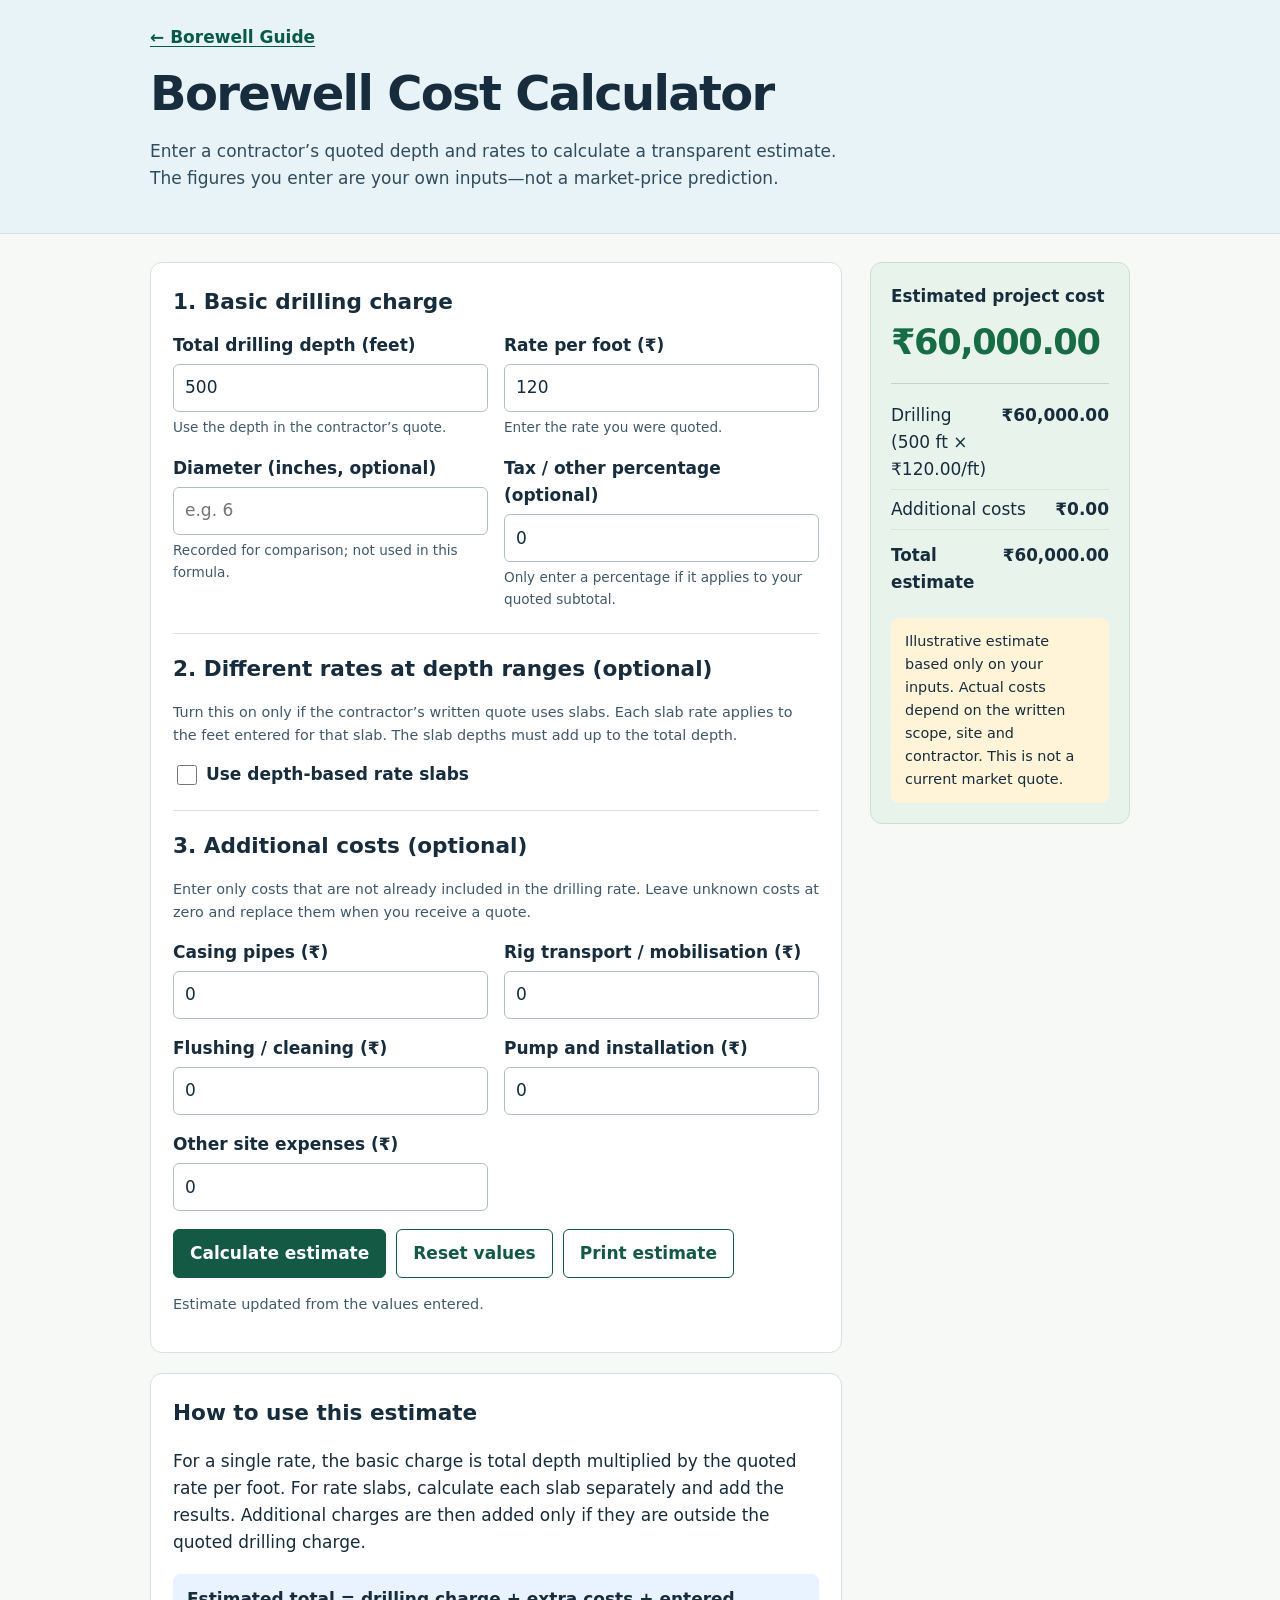
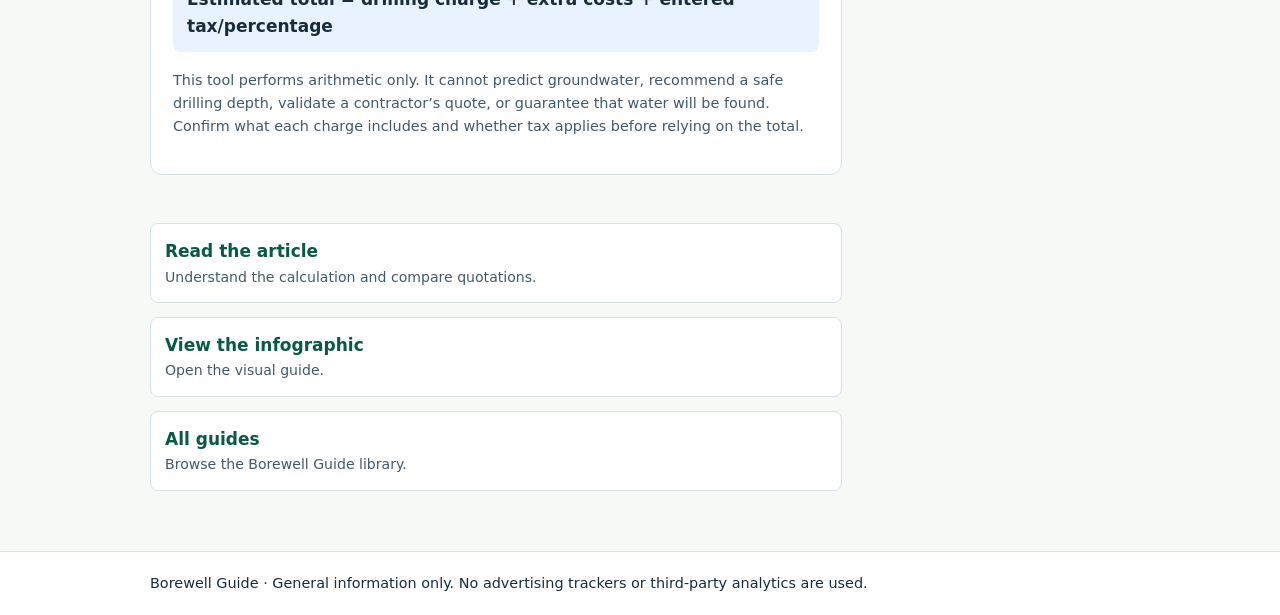
<file: static/tools/borewell-cost-calculator.html>
<!doctype html>
<html lang="en-IN">
<head>
<meta charset="utf-8">
<meta name="viewport" content="width=device-width, initial-scale=1">
<meta name="description" content="Calculate a hypothetical borewell drilling estimate from depth, rates and additional costs.">
<title>Borewell Cost Calculator | Borewell Guide</title>
<style>
:root{color-scheme:light;--ink:#172c3c;--muted:#40596a;--paper:#f6f9f5;--line:#d5e1e5;--green:#176b45;--blue:#1769aa}
*{box-sizing:border-box}html{scroll-behavior:smooth}body{margin:0;background:var(--paper);color:var(--ink);font:17px/1.6 system-ui,-apple-system,BlinkMacSystemFont,"Segoe UI",sans-serif}a{color:#075b46;text-underline-offset:3px}a:focus-visible,input:focus-visible,button:focus-visible,select:focus-visible{outline:3px solid #b47700;outline-offset:3px}.wrap{width:min(980px,calc(100% - 32px));margin:auto}.top{padding:24px 0;background:#e8f3f8;border-bottom:1px solid var(--line)}.top a{font-weight:700}.top h1{font-size:clamp(2rem,5vw,3rem);line-height:1.12;margin:16px 0 8px;letter-spacing:-.035em}.lead{max-width:720px;color:#304b5b}.layout{display:grid;grid-template-columns:minmax(0,1fr) 260px;gap:28px;align-items:start;padding-top:28px;padding-bottom:60px}.panel{background:#fff;border:1px solid var(--line);border-radius:12px;padding:22px;margin-bottom:20px}.panel h2{margin:0 0 12px;font-size:1.35rem}.grid{display:grid;grid-template-columns:1fr 1fr;gap:16px}.field{display:flex;flex-direction:column;gap:5px}.field label{font-weight:700}.field small{color:var(--muted);font-size:.85rem}.field input,.field select{font:inherit;min-height:48px;width:100%;border:1px solid #aebfc8;border-radius:6px;padding:9px 11px;background:white;color:var(--ink)}.costs{border-top:1px solid var(--line);margin-top:22px;padding-top:18px}.results{position:sticky;top:18px;background:#e8f4eb;border:1px solid #c9e0cf;border-radius:12px;padding:20px}.results h2{font-size:1.05rem;margin:0}.total{font-size:2.2rem;font-weight:850;color:var(--green);letter-spacing:-.04em;margin:4px 0 12px;overflow-wrap:anywhere}.breakdown{border-top:1px solid #bfd6c5;padding-top:12px}.line{display:flex;justify-content:space-between;gap:14px;padding:6px 0;border-bottom:1px solid #d3e6d7}.line span:first-child{overflow-wrap:anywhere}.line strong{white-space:nowrap}.line.grand{font-weight:800;font-size:1.05rem;border-bottom:0;padding-top:12px}.note{font-size:.9rem;color:#40596a}.actions{display:flex;flex-wrap:wrap;gap:10px;margin-top:18px}button,.button{display:inline-flex;justify-content:center;align-items:center;min-height:48px;padding:10px 16px;border-radius:6px;border:1px solid #145943;background:#145943;color:white;font:inherit;font-weight:750;cursor:pointer;text-decoration:none}button.secondary,.button.secondary{background:white;color:#145943}.formula{background:#e8f3ff;border-radius:8px;padding:12px 14px;font-weight:750}.callout{background:#fff4d8;border-radius:8px;padding:12px 14px;margin-top:16px;font-size:.9rem}.footer{border-top:1px solid var(--line);padding:20px 0;background:#fff;font-size:.9rem}.side{display:grid;gap:14px}.side a{display:block;background:#fff;border:1px solid var(--line);padding:14px;border-radius:8px;text-decoration:none;font-weight:700}.side a span{display:block;font-size:.88rem;font-weight:400;color:var(--muted)}@media(max-width:760px){.layout{grid-template-columns:1fr}.results{position:static;order:-1}.grid{grid-template-columns:1fr 1fr}}@media(max-width:420px){.grid{grid-template-columns:1fr}.panel{padding:16px}}@media(prefers-reduced-motion:reduce){html{scroll-behavior:auto}}
</style>
</head>
<body>
<header class="top"><div class="wrap"><a href="../../">← Borewell Guide</a><h1>Borewell Cost Calculator</h1><p class="lead">Enter a contractor’s quoted depth and rates to calculate a transparent estimate. The figures you enter are your own inputs—not a market-price prediction.</p></div></header>
<main class="wrap layout">
<section>
<form id="calc-form">
<div class="panel">
<h2>1. Basic drilling charge</h2>
<div class="grid">
<div class="field"><label for="depth">Total drilling depth (feet)</label><input id="depth" name="depth" type="number" min="0" max="100000" step="0.1" value="500" inputmode="decimal" required><small>Use the depth in the contractor’s quote.</small></div>
<div class="field"><label for="rate">Rate per foot (₹)</label><input id="rate" name="rate" type="number" min="0" max="10000000" step="0.01" value="120" inputmode="decimal" required><small>Enter the rate you were quoted.</small></div>
<div class="field"><label for="diameter">Diameter (inches, optional)</label><input id="diameter" name="diameter" type="number" min="0" max="100" step="0.1" placeholder="e.g. 6" inputmode="decimal"><small>Recorded for comparison; not used in this formula.</small></div>
<div class="field"><label for="tax">Tax / other percentage (optional)</label><input id="tax" name="tax" type="number" min="0" max="100" step="0.1" value="0" inputmode="decimal"><small>Only enter a percentage if it applies to your quoted subtotal.</small></div>
</div>
<div class="costs"><h2>2. Different rates at depth ranges (optional)</h2><p class="note">Turn this on only if the contractor’s written quote uses slabs. Each slab rate applies to the feet entered for that slab. The slab depths must add up to the total depth.</p>
<div class="field"><label for="useSlabs"><span><input id="useSlabs" type="checkbox" style="width:20px;min-height:20px;vertical-align:middle"> Use depth-based rate slabs</span></label></div>
<div id="slabs" hidden>
<div class="grid" style="margin-top:12px">
<div class="field"><label for="feet1">Slab 1 depth (ft)</label><input id="feet1" type="number" min="0" step="0.1" value="200"></div>
<div class="field"><label for="rate1">Slab 1 rate (₹/ft)</label><input id="rate1" type="number" min="0" step="0.01" value="100"></div>
<div class="field"><label for="feet2">Slab 2 depth (ft)</label><input id="feet2" type="number" min="0" step="0.1" value="200"></div>
<div class="field"><label for="rate2">Slab 2 rate (₹/ft)</label><input id="rate2" type="number" min="0" step="0.01" value="120"></div>
<div class="field"><label for="feet3">Slab 3 depth (ft)</label><input id="feet3" type="number" min="0" step="0.1" value="100"></div>
<div class="field"><label for="rate3">Slab 3 rate (₹/ft)</label><input id="rate3" type="number" min="0" step="0.01" value="140"></div>
</div>
<p id="slabStatus" class="note" aria-live="polite"></p>
</div></div>
<div class="costs"><h2>3. Additional costs (optional)</h2><p class="note">Enter only costs that are not already included in the drilling rate. Leave unknown costs at zero and replace them when you receive a quote.</p>
<div class="grid">
<div class="field"><label for="casing">Casing pipes (₹)</label><input id="casing" type="number" min="0" step="1" value="0" inputmode="decimal"></div>
<div class="field"><label for="transport">Rig transport / mobilisation (₹)</label><input id="transport" type="number" min="0" step="1" value="0" inputmode="decimal"></div>
<div class="field"><label for="flushing">Flushing / cleaning (₹)</label><input id="flushing" type="number" min="0" step="1" value="0" inputmode="decimal"></div>
<div class="field"><label for="pump">Pump and installation (₹)</label><input id="pump" type="number" min="0" step="1" value="0" inputmode="decimal"></div>
<div class="field"><label for="other">Other site expenses (₹)</label><input id="other" type="number" min="0" step="1" value="0" inputmode="decimal"></div>
</div></div>
<div class="actions"><button type="submit">Calculate estimate</button><button class="secondary" id="reset" type="reset">Reset values</button><button class="secondary" id="print" type="button">Print estimate</button></div>
<p id="status" class="note" role="status" aria-live="polite"></p>
</div>
</form>
<div class="panel"><h2>How to use this estimate</h2><p>For a single rate, the basic charge is total depth multiplied by the quoted rate per foot. For rate slabs, calculate each slab separately and add the results. Additional charges are then added only if they are outside the quoted drilling charge.</p><p class="formula">Estimated total = drilling charge + extra costs + entered tax/percentage</p><p class="note">This tool performs arithmetic only. It cannot predict groundwater, recommend a safe drilling depth, validate a contractor’s quote, or guarantee that water will be found. Confirm what each charge includes and whether tax applies before relying on the total.</p></div>
</section>
<aside class="results" aria-labelledby="result-title"><h2 id="result-title">Estimated project cost</h2><div class="total" id="total" aria-live="polite">₹60,000</div><div class="breakdown" id="breakdown"><div class="line"><span>Basic drilling charge</span><strong>₹60,000</strong></div><div class="line grand"><span>Total estimate</span><strong>₹60,000</strong></div></div><div class="callout">Illustrative estimate based only on your inputs. Actual costs depend on the written scope, site and contractor. This is not a current market quote.</div></aside>
<aside class="side" aria-label="Related resources"><a href="../../guides/how-is-borewell-drilling-cost-calculated-india/">Read the article<span>Understand the calculation and compare quotations.</span></a><a href="../../images/borewell-drilling-cost-infographic.svg">View the infographic<span>Open the visual guide.</span></a><a href="../../guides/">All guides<span>Browse the Borewell Guide library.</span></a></aside>
</main>
<footer class="footer"><div class="wrap">Borewell Guide · General information only. No advertising trackers or third-party analytics are used.</div></footer>
<script>
(() => {
  const $ = (id) => document.getElementById(id);
  const ids = ["depth","rate","diameter","tax","feet1","rate1","feet2","rate2","feet3","rate3","casing","transport","flushing","pump","other"];
  const money = (n) => new Intl.NumberFormat("en-IN",{style:"currency",currency:"INR",maximumFractionDigits:2}).format(n);
  const number = (id) => { const v = Number($(id).value); return Number.isFinite(v) && v >= 0 ? v : 0; };
  const label = (text, amount) => '<div class="line"><span>'+text+'</span><strong>'+money(amount)+'</strong></div>';
  function calculate() {
    const depth=number("depth"), rate=number("rate"), useSlabs=$("useSlabs").checked;
    let drilling=depth*rate, slabFeet=0, html="";
    if (useSlabs) {
      slabFeet=number("feet1")+number("feet2")+number("feet3");
      const mismatch=Math.abs(slabFeet-depth)>0.01;
      $("slabStatus").textContent=mismatch ? "Slab depths total "+slabFeet+" ft; they must equal the total depth ("+depth+" ft)." : "Slab depths match the total depth.";
      $("slabStatus").style.color=mismatch ? "#9a3412" : "#176b45";
      drilling=number("feet1")*number("rate1")+number("feet2")*number("rate2")+number("feet3")*number("rate3");
      html+=label("Slab 1 ("+number("feet1")+" ft × "+money(number("rate1"))+"/ft)",number("feet1")*number("rate1"));
      html+=label("Slab 2 ("+number("feet2")+" ft × "+money(number("rate2"))+"/ft)",number("feet2")*number("rate2"));
      html+=label("Slab 3 ("+number("feet3")+" ft × "+money(number("rate3"))+"/ft)",number("feet3")*number("rate3"));
    } else {
      $("slabStatus").textContent="";
      html+=label("Drilling ("+depth+" ft × "+money(rate)+"/ft)",drilling);
    }
    const extras=[["Casing pipes","casing"],["Rig transport / mobilisation","transport"],["Flushing / cleaning","flushing"],["Pump and installation","pump"],["Other site expenses","other"]];
    let extraTotal=0;
    extras.forEach(([name,id])=>{const v=number(id);extraTotal+=v;if(v>0)html+=label(name,v);});
    const subtotal=drilling+extraTotal, tax=subtotal*number("tax")/100, total=subtotal+tax;
    if(tax>0) html+=label("Entered percentage ("+number("tax")+"%)",tax);
    html+=label("Additional costs",extraTotal);
    html+='<div class="line grand"><span>Total estimate</span><strong>'+money(total)+'</strong></div>';
    $("total").textContent=money(total);
    $("breakdown").innerHTML=html;
    if(useSlabs && Math.abs(slabFeet-depth)>0.01) $("status").textContent="Check the slab depths: they do not add up to the total depth. The displayed figure is a draft calculation until corrected.";
    else $("status").textContent="Estimate updated from the values entered.";
  }
  $("calc-form").addEventListener("input",calculate);
  $("calc-form").addEventListener("change",calculate);
  $("calc-form").addEventListener("submit",(e)=>{e.preventDefault();calculate();});
  $("useSlabs").addEventListener("change",()=>{$("slabs").hidden=!$("useSlabs").checked;calculate();});
  $("reset").addEventListener("click",()=>{setTimeout(()=>{$("slabs").hidden=!$("useSlabs").checked;calculate();},0);});
  $("print").addEventListener("click",()=>window.print());
  calculate();
})();
</script>
</body>
</html>
</file>
